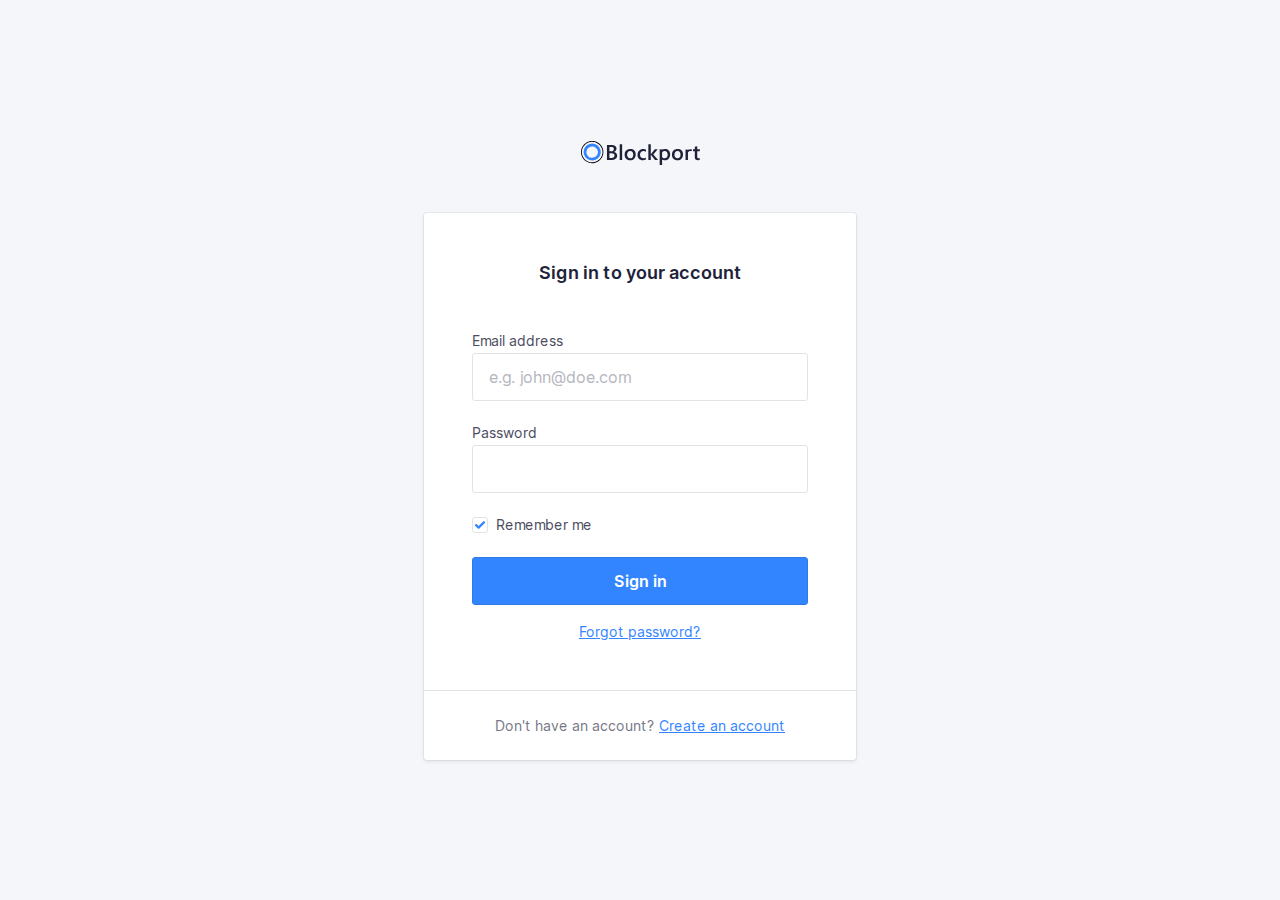
<file: index.html>
<!doctype html>
<html lang="en">

<head>
    <meta charset="utf-8">
    <meta http-equiv="x-ua-compatible" content="ie=edge">
    <title>Blockport - Sign in</title>
    <meta name="description" content="This is my HTML5 boilerplate.">
    <meta name="viewport" content="width=device-width, initial-scale=1.0">
    <meta name="theme-color" content="#e85e00">

    <link rel="icon" href="favicon.svg">
    <link rel="apple-touch-icon" href="apple-touch-icon.png">
    <link rel="manifest" href="manifest.json">

    <script defer src="script/app.js"></script>
    <link rel="stylesheet" href="css/screen.css">
</head>

<body>
    <section class="o-row o-row--login">
        <div class="o-container u-max-width-xs">
            <h1 class="c-logo">
                <svg class="c-logo__symbol" viewBox="0 0 119 24" xmlns="http://www.w3.org/2000/svg">
                    <title>Blockport</title>
                    <path class="c-logo__path c-logo__path--1" d="M25.9496128,18.9917356 L25.9496128,4.04231406 L30.7396633,4.04231406 C32.19945,4.04231406 33.3560606,4.35834712 34.2094949,4.99041321 C35.0252057,5.55089835 35.5052521,6.4769114 35.4896465,7.4598347 C35.5056187,8.25676883 35.2485893,9.03557965 34.7604209,9.6694215 C34.2511175,10.3119823 33.5500641,10.7791057 32.7570539,11.0042975 L32.7570539,11.0459504 C33.6957957,11.1207168 34.5764055,11.5260387 35.2392256,12.1884297 C35.8602694,12.8310744 36.1707912,13.6667769 36.1707912,14.6955372 C36.1979832,15.9155062 35.6268682,17.0730015 34.6382155,17.8016529 C33.6205051,18.5950413 32.3363468,18.9917356 30.7857407,18.9917356 L25.9496128,18.9917356 Z M41.1511616,18.9918689 L38.6990404,18.9918689 L38.6990404,3.18727869 L41.1511616,3.18727869 L41.1511616,18.9918689 Z M49.1105387,19.2396694 C47.4477441,19.2396694 46.1195118,18.741157 45.1258418,17.7441322 C44.1321717,16.7471074 43.6360046,15.4247934 43.6373401,13.7771901 C43.6373401,11.9841322 44.1548767,10.5838017 45.1899495,9.57619833 C46.2250223,8.56859504 47.6200337,8.06479338 49.3749832,8.06479338 C51.0591469,8.06479338 52.3720202,8.55471073 53.3136027,9.53454547 C54.2551852,10.5143802 54.7226376,11.8730579 54.7159596,13.6105785 C54.7159596,15.313719 54.2091077,16.677686 53.195404,17.7024794 C52.1817003,18.7272727 50.8200787,19.2396694 49.1105387,19.2396694 Z M64.9231145,18.4998347 C63.986548,19.011405 62.9292595,19.2667693 61.8599663,19.2396694 C60.2572727,19.2396694 58.9657689,18.7444628 57.9854545,17.7540496 C57.0051402,16.7636364 56.5136477,15.4796694 56.5109764,13.9021488 C56.5109764,12.1434711 57.0385299,10.7312397 58.0936364,9.66545453 C59.1487429,8.59966942 60.5611166,8.0661157 62.3307576,8.06479338 C63.2258904,8.04636779 64.1144193,8.22027864 64.9351347,8.57454547 L64.9351347,10.8277686 C64.2490961,10.2941313 63.4035149,10.0011171 62.5310943,9.99471073 C61.5738178,9.96365776 60.6492491,10.3415166 59.9928283,11.0320661 C59.3330526,11.7236364 59.003165,12.6287603 59.003165,13.747438 C59.003165,14.8661157 59.3136869,15.7381818 59.9347306,16.3636364 C60.5557744,17.0023141 61.3891751,17.3216529 62.4349327,17.3216529 C63.3470917,17.3090469 64.2260005,16.9806241 64.9191077,16.3933884 L64.9191077,18.4998347 L64.9231145,18.4998347 Z M77.1256229,18.9918689 L74.0304209,18.9918689 L69.8393771,13.8605902 L69.7973064,13.8605902 L69.7973064,18.9918689 L67.3451852,18.9918689 L67.3451852,3.18727869 L69.7973064,3.18727869 L69.7973064,13.2039344 L69.8393771,13.2039344 L73.7980303,8.31462295 L76.7349663,8.31462295 L72.2814815,13.4718689 L77.1256229,18.9918689 Z M118.81569,18.8747107 C118.223016,19.1343064 117.578072,19.2557712 116.930522,19.2297521 C114.839007,19.2297521 113.793249,18.2380165 113.793249,16.2545455 L113.793249,10.2128926 L111.990219,10.2128926 L111.990219,8.31669423 L113.793249,8.31669423 L113.793249,5.84528927 L116.235354,5.15702479 L116.235354,8.31669423 L118.81569,8.31669423 L118.81569,10.2128926 L116.235354,10.2128926 L116.235354,15.5504132 C116.235354,16.1824793 116.351549,16.6340496 116.583939,16.905124 C116.81633,17.1761983 117.202312,17.3084298 117.741886,17.3018182 C118.130518,17.3099664 118.50999,17.1844984 118.81569,16.9467769 L118.81569,18.8647934 L118.81569,18.8747107 Z M109.678333,8.12826445 C110.052664,8.12904551 110.426384,8.1582218 110.796212,8.21553718 L110.796212,10.2961983 C110.392833,10.129817 109.958979,10.0480952 109.522071,10.0561983 C108.65244,10.0185786 107.815007,10.3854441 107.258266,11.0479339 C107.143588,11.1960713 107.043624,11.3548242 106.959764,11.5219835 L106.959764,18.9917356 L104.519663,18.9917356 L104.519663,8.37818184 L106.959764,8.66776859 L106.959764,8.67768594 C107.814579,8.30025824 108.742499,8.11272598 109.678333,8.12826445 Z M96.4320707,19.2396694 C94.7692761,19.2396694 93.4410438,18.741157 92.4473737,17.7441322 C91.4537037,16.7471074 90.9575366,15.4247934 90.9588721,13.7771901 C90.9588721,11.9841322 91.4764087,10.5838017 92.5114815,9.57619833 C93.5465543,8.56859504 94.9415657,8.06479338 96.6965152,8.06479338 C98.3806789,8.06479338 99.6935522,8.55471073 100.635135,9.53454547 C101.576717,10.5143802 102.04417,11.8730579 102.037492,13.6105785 C102.037492,15.313719 101.53064,16.677686 100.516936,17.7024794 C99.5032323,18.7272727 98.1416107,19.2396694 96.4320707,19.2396694 Z M87.7494781,9.53454547 C88.6883893,10.5157025 89.1578451,11.873719 89.1578451,13.608595 C89.1591806,15.3117355 88.6523287,16.6757025 87.6372896,17.7004959 C86.6222504,18.7252892 85.258625,19.2376859 83.5464141,19.2376859 C82.7065422,19.2489838 81.8737089,19.0847473 81.1023064,18.7557025 L81.1023064,23.8968595 L78.6622054,23.8968595 L78.6622054,8.31471073 L81.1023064,8.60429752 C81.9552279,8.23296681 82.8792553,8.04891403 83.8108586,8.06479338 C85.5017003,8.06479338 86.8145736,8.55471073 87.7494781,9.53454547 Z M96.5422559,9.99471073 C95.6726247,9.95709108 94.8351921,10.3239565 94.2784512,10.9864463 C93.7241864,11.6476033 93.4470539,12.5580165 93.4470539,13.7176859 C93.4470539,14.8363636 93.7275253,15.7170248 94.288468,16.3596694 C94.8529651,17.0028668 95.6823515,17.3568733 96.5422559,17.3216529 C97.5038721,17.3216529 98.2424466,17.0056198 98.7579798,16.3735537 C99.273513,15.7414876 99.5366216,14.8416529 99.5473064,13.6740496 C99.5473064,12.4998347 99.28954,11.5927273 98.7740067,10.9527273 C98.2584735,10.3127273 97.5145568,9.99338845 96.5422559,9.99471073 Z M28.4438047,6.03570248 L28.4438047,10.286281 L30.0645286,10.286281 C30.9353255,10.286281 31.6178058,10.0833058 32.1119697,9.67735538 C32.6061335,9.27140494 32.8532155,8.69619836 32.8532155,7.95173555 C32.8532155,6.67305785 31.9897643,6.03371902 30.262862,6.03371902 L28.4418013,6.03371902 L28.4438047,6.03570248 Z M28.4438047,12.2796694 L28.4438047,17.0082644 L30.5813973,17.0082644 C31.5163019,17.0082644 32.237514,16.7947108 32.7450337,16.3676033 C33.2602043,15.9259125 33.5416601,15.2742418 33.5083165,14.6003306 C33.5083165,13.0505785 32.4238271,12.2757025 30.2548485,12.2757025 L28.4518182,12.2757025 L28.4438047,12.2796694 Z M49.226734,9.99471073 C48.3571028,9.95709108 47.5196702,10.3239565 46.9629293,10.9864463 C46.4086646,11.6476033 46.131532,12.5580165 46.131532,13.7176859 C46.131532,14.8363636 46.4120034,15.7170248 46.9729461,16.3596694 C47.5370578,17.0036033 48.3664998,17.3583638 49.226734,17.3236364 C50.1883502,17.3236364 50.9269247,17.0076033 51.4424579,16.3755372 C51.9579912,15.7434711 52.2157576,14.8436364 52.2157576,13.6760331 C52.2157576,12.5018182 51.9579912,11.5947107 51.4424579,10.9547107 C50.9269247,10.3147108 50.1883502,9.99471073 49.226734,9.99471073 Z M85.8803367,16.3735537 C86.3958699,15.738843 86.6543043,14.8390083 86.6556397,13.6740496 C86.6556397,12.4985124 86.3978733,11.591405 85.8823401,10.9527273 C85.3668068,10.3140496 84.6282323,9.99471073 83.6666162,9.99471073 C82.796985,9.95709108 81.9595523,10.3239565 81.4028114,10.9864463 C81.2895823,11.124335 81.1896456,11.2724196 81.1043098,11.4287603 L81.1043098,15.9153719 C81.6149937,16.8312057 82.6094895,17.3774459 83.6646128,17.3216529 C84.626229,17.3216529 85.3648035,17.0056198 85.8803367,16.3735537 Z">
                    </path>
                    <path class="c-logo__path c-logo__path--2" d="M11.1988215,19.5867769 C7.72899435,19.5891833 4.59940205,17.5218316 3.26949789,14.3488101 C1.93959376,11.1757885 2.67130845,7.5220381 5.12341434,5.09144786 C7.57552021,2.66085764 11.2650639,1.93214337 14.4714645,3.24513351 C17.6778651,4.55812363 19.7696074,7.65421885 19.771229,11.0895868 C19.7679239,15.7772288 15.9334776,19.5780304 11.1988215,19.5867769 Z M11.1988215,5.38314051 C8.86509736,5.38073339 6.75988968,6.77093308 5.86550131,8.90506387 C4.97111293,11.0391947 5.46382249,13.496632 7.11372873,15.1307206 C8.76363496,16.7648092 11.2455511,17.2534798 13.4013998,16.3687158 C15.5572486,15.4839518 16.962125,13.4001349 16.9605051,11.0895868 C16.9572,7.93949107 14.3805102,5.38572999 11.1988215,5.37917355 L11.1988215,5.38314051 Z">
                    </path>
                    <path class="c-logo__path c-logo__path--3" d="M21.2917845,15.8796694 C21.3118182,15.8380165 21.3358586,15.8023141 21.3558923,15.7606612 C22.6443671,13.0744887 22.7786498,9.98607785 21.7280964,7.20021549 C20.6775431,4.41435317 18.5317957,2.16875244 15.7805219,0.975867769 L15.7805219,0.96 C15.6683333,0.910413222 15.5541414,0.874710744 15.4419529,0.82909091 C15.2937037,0.767603308 15.1434512,0.710082645 14.9931987,0.656528927 C14.792862,0.583140496 14.5925253,0.517685949 14.378165,0.458181816 C14.2319192,0.414545453 14.0856734,0.374876033 13.9394276,0.337190082 C13.7203928,0.281652893 13.501358,0.23338843 13.2823232,0.192396694 C13.1480976,0.16661157 13.0138721,0.144793388 12.8816498,0.124958678 C12.6546016,0.0905785125 12.4275533,0.0634710744 12.2005051,0.0436363637 C12.0762963,0.0337190082 11.9500842,0.0238016529 11.8258754,0.0178512397 C11.5881425,0.00462809917 11.3510774,-0.000661157024 11.1146801,0.00198347107 C10.988468,0.00198347107 10.8622559,0.00198347107 10.7380471,0.0119008265 C10.5076599,0.0218181818 10.2792761,0.0376859504 10.0528956,0.0614876034 C9.9146633,0.0753719009 9.77843434,0.0932231406 9.64220539,0.113057851 C9.44186869,0.142809918 9.22350168,0.176528926 9.01715488,0.218181818 C8.86089226,0.249917356 8.70462963,0.283636364 8.548367,0.321322314 C8.39210438,0.359008265 8.18575758,0.412561983 8.00745791,0.466115701 C7.82915825,0.519669423 7.65286195,0.577190081 7.47656566,0.638677688 C7.30026936,0.70016529 7.17405724,0.747768594 7.02580808,0.807272727 C6.82547138,0.884628098 6.63715488,0.969917355 6.44483165,1.05719008 C6.31861953,1.11471074 6.19441077,1.17421488 6.07220539,1.23768595 C5.87186869,1.34082644 5.67153199,1.45190082 5.47119529,1.56694215 C5.36301347,1.63041322 5.25683502,1.69586777 5.15065657,1.76528926 C4.95165543,1.89752066 4.75666107,2.02975207 4.5656734,2.16198347 C4.46416949,2.23603306 4.36400114,2.31140496 4.26516835,2.38809918 C4.07952302,2.52958678 3.89721661,2.67834711 3.71824916,2.83438017 C3.61607744,2.92363636 3.51791246,3.0168595 3.41774411,3.11008265 C3.25747475,3.26347108 3.10121212,3.42214876 2.94895623,3.5861157 C2.84678451,3.69719008 2.74861953,3.81024794 2.64845118,3.92528926 C2.51021886,4.08793389 2.37599327,4.25454547 2.24777778,4.42512397 C2.15161616,4.55206611 2.05946128,4.68099175 1.96930976,4.82181816 C1.90119529,4.92099175 1.82506734,5.0201653 1.75895623,5.11537188 C1.69284512,5.2105785 1.65878788,5.29190081 1.60670034,5.37917355 C1.53457912,5.49818184 1.46446128,5.61917355 1.40636364,5.74214876 C1.28415825,5.96231406 1.16796296,6.18446282 1.06178451,6.40859504 C1.02372054,6.44826445 0.995673401,6.49586778 0.981649832,6.54148761 C0.967626263,6.58710744 0.939579125,6.65454547 0.915538721,6.71008265 C0.808692479,6.95471075 0.711863077,7.20132232 0.625050505,7.44991735 C0.588989899,7.55438018 0.55426487,7.65884298 0.520875421,7.76330577 C0.444747475,8.00528927 0.377968575,8.24793388 0.320538721,8.49123966 C0.291156005,8.61157023 0.263776655,8.73190084 0.238400673,8.85223141 C0.191655443,9.07966942 0.152255892,9.30710742 0.12020202,9.53454547 C0.10016835,9.67338842 0.0821380471,9.81024795 0.0681144781,9.9490909 C0.0460774411,10.1613223 0.0320538721,10.3715703 0.022037037,10.5838017 C0.022037037,10.7365289 0.010016835,10.8872727 0.010016835,11.04 C0.010016835,11.2383471 0.010016835,11.4366942 0.026043771,11.6350413 C0.026043771,11.7917356 0.0440740741,11.9484297 0.0580976431,12.105124 C0.0761279461,12.3034711 0.104175084,12.5018182 0.132222222,12.7001653 C0.146245791,12.8429752 0.18030303,13.0036364 0.2003367,13.1543802 C0.238400673,13.3527273 0.286481481,13.5510744 0.336565657,13.7494215 C0.380639731,13.8961983 0.406683502,14.0330579 0.446750842,14.1758678 C0.506851852,14.3742149 0.576969697,14.5844628 0.647087542,14.7867769 C0.693164983,14.9157025 0.739242424,15.0446281 0.789326599,15.1715703 C0.871464646,15.3699174 0.963619529,15.5801653 1.05777778,15.7804959 C1.11387205,15.8995041 1.16996633,16.0185124 1.23006734,16.1355372 C1.33223906,16.3338843 1.44242424,16.5322314 1.55461279,16.7166942 C1.62473064,16.8357025 1.69484848,16.9527273 1.76897306,17.0677686 C1.88316498,17.2442975 2.00537037,17.4168595 2.12957912,17.587438 C2.21973064,17.7123967 2.31188552,17.8353719 2.40804714,17.9563636 C2.50420875,18.0773554 2.65646465,18.2519008 2.78468013,18.3966942 C2.91289562,18.5414876 3.02308081,18.6644628 3.14929293,18.7933884 C3.27550505,18.9223141 3.3876936,19.027438 3.51190236,19.1424794 C3.63611111,19.2575206 3.81841751,19.4241322 3.98069024,19.5590082 C4.09287879,19.6522314 4.20907407,19.7434711 4.32727273,19.8327273 C4.50957912,19.9735537 4.69388889,20.1084297 4.88621212,20.2294215 C4.9362963,20.2631405 4.98037037,20.3008265 5.03045455,20.3345455 C7.52290169,21.989742 10.5859073,22.5756212 13.5217147,21.9587191 C16.4575222,21.3418171 19.0161165,19.5746694 20.6146465,17.0598347 L20.6266667,17.0598347 C20.6647306,17.0003306 20.6947811,16.9368595 20.7328451,16.8753719 C20.8149832,16.7424794 20.8911111,16.6036364 20.9692424,16.4647934 C21.0854377,16.2763636 21.1936195,16.08 21.2917845,15.8796694 Z M6.96771044,20.4198347 C6.40765296,20.1694737 5.87129224,19.8701033 5.36501684,19.5252893 C5.18671717,19.4042975 5.01442761,19.2773554 4.84614478,19.1464463 C4.73996633,19.065124 4.63378788,18.9818182 4.53161616,18.8965289 C4.38136364,18.7715703 4.23912458,18.6406612 4.09888889,18.5097521 C3.9586532,18.378843 3.87451178,18.2995041 3.76632997,18.1884297 C3.65814815,18.0773554 3.53794613,17.9444628 3.42976431,17.8214876 C3.32158249,17.6985124 3.19737374,17.5557025 3.08718855,17.4247934 C2.97700337,17.2938843 2.91489899,17.1986777 2.83075758,17.0836364 C2.71656566,16.9249587 2.60237374,16.766281 2.49819865,16.6036364 C2.43008418,16.4965289 2.36597643,16.3894215 2.29786195,16.2803306 C2.19368687,16.1038017 2.09752525,15.9252893 1.9973569,15.7447934 C1.94126263,15.6376859 1.89117845,15.528595 1.83909091,15.4195041 C1.7609596,15.2231405 1.67681818,15.0386777 1.60069024,14.8482644 C1.55461279,14.7332231 1.51454545,14.6161983 1.47247475,14.501157 C1.40436027,14.3127273 1.34025253,14.1242975 1.28415825,13.9319008 C1.24609428,13.8029752 1.2140404,13.6760331 1.18198653,13.5490909 C1.13590909,13.3626446 1.09183502,13.1761983 1.05577441,12.9897521 C1.02973064,12.8429752 1.0076936,12.7140496 0.981649832,12.5771901 C0.953602694,12.3927273 0.92956229,12.2082644 0.911531987,12.0218182 C0.897508418,11.8809918 0.889494949,11.7401653 0.881481481,11.5993388 C0.881481481,11.4109091 0.865454545,11.2224794 0.865454545,11.0340496 C0.865454545,10.8971901 0.865454545,10.7603306 0.877474747,10.6254545 C0.877474747,10.4271074 0.899511785,10.2287603 0.919545455,10.0304132 C0.931565657,9.90743803 0.94959596,9.78247936 0.965622896,9.65950414 C0.995673401,9.44528927 1.03173401,9.23107436 1.07580808,9.01884299 C1.09784512,8.91173555 1.12188552,8.80462812 1.14792929,8.69950414 C1.20402357,8.47074382 1.27080247,8.24330577 1.34826599,8.01719009 C1.37764871,7.9246281 1.408367,7.83206612 1.44042088,7.73950414 C1.52189113,7.50545453 1.61204265,7.2740496 1.71087542,7.04528927 C1.75094276,6.95206611 1.7910101,6.86082645 1.83508418,6.76958679 C1.93525253,6.55537188 2.03542088,6.3490909 2.15762626,6.14479338 C2.21973064,6.03570248 2.27983165,5.92661158 2.34594276,5.81752064 C2.45412458,5.63900825 2.5683165,5.46644628 2.68651515,5.29586778 C2.7686532,5.17685949 2.85279461,5.0598347 2.93893939,4.94479338 C3.06047699,4.7847934 3.18602133,4.62876031 3.31557239,4.47669423 C3.40505612,4.36826447 3.49520763,4.26710742 3.58602694,4.17322312 C3.73026936,4.01983471 3.87718294,3.86842975 4.02676768,3.71900826 C4.11491582,3.63438017 4.20506734,3.55173554 4.29722222,3.47107438 C4.46016275,3.32694215 4.62710998,3.18809917 4.79806397,3.05454545 C4.88754769,2.98446281 4.978367,2.91834711 5.07052189,2.85619835 C5.24815375,2.72396694 5.42912458,2.60099173 5.61343434,2.48727273 C5.71093152,2.42512397 5.80909651,2.36561983 5.90792929,2.30876033 C6.09090349,2.20165289 6.27654882,2.09983471 6.46486532,2.00330579 C6.57705387,1.94644628 6.69057799,1.89157025 6.80543771,1.83867769 C6.98306957,1.75669422 7.16203704,1.67933884 7.34234007,1.60661157 C7.47589785,1.55239669 7.61413018,1.50082645 7.75703704,1.45190082 C7.91864196,1.39504132 8.08225029,1.34214876 8.24786195,1.29322314 C8.41347361,1.24429752 8.57975307,1.2 8.74670034,1.16033058 C8.8896072,1.12595041 9.03318182,1.09421488 9.17742424,1.06512397 C9.36841191,1.02677686 9.56073514,0.994380165 9.75439394,0.967933885 C9.87993826,0.950743802 10.0061504,0.934876033 10.1330303,0.920330577 C10.3440516,0.899173554 10.5557407,0.883966942 10.7680976,0.874710744 L11.1126768,0.874710744 C11.3317116,0.874710744 11.5514141,0.880000001 11.7717845,0.890578513 L12.1143603,0.914380167 C12.3307239,0.932892563 12.5464197,0.958677687 12.7614478,0.991735538 C12.8829854,1.01024793 13.004523,1.0307438 13.1260606,1.05322314 C13.330404,1.09157025 13.5347475,1.13652893 13.7390909,1.18809918 C13.8713131,1.22181818 14.0035354,1.25752066 14.1397643,1.29719008 C14.3320875,1.35404959 14.523743,1.41619835 14.7147306,1.48363636 C14.8509596,1.53322314 14.9851852,1.58479339 15.115404,1.64033058 C17.755199,2.69780719 19.8336285,4.79210648 20.8551251,7.42387715 C21.8766218,10.0556478 21.7496417,12.9890377 20.5044613,15.5246281 C20.4123064,15.7229752 20.3041246,15.8975206 20.207963,16.08 C20.1378451,16.2029752 20.0697306,16.3279339 19.9956061,16.4489256 C17.2731751,20.8198837 11.7011151,22.517402 6.96771044,20.4178512 L6.96771044,20.4198347 Z">
                    </path>
                </svg>
            </h1>
            <form class="c-card" action="#">
                <div class="c-card__body">
                    <h2 class="c-card__title">
                        Sign in to your account
                    </h2>
                    <p class="c-form-field">
                        <label class="c-label" for="username">
                            Email address
                        </label>
                        <input class="c-input" type="email" name="username" id="username" placeholder="e.g. john@doe.com" required>
                    </p>
                    <p class="c-form-field">
                        <label class="c-label" for="password">
                            Password
                        </label>
                        <input class="c-input" type="password" name="password" id="password" required>
                    </p>
                    <p class="c-form-field c-form-field--option">
                        <input class="o-hide-accessible c-option c-option--hidden" type="checkbox" id="checkbox1" checked>
                                <label class="c-label c-label--option c-custom-option" for="checkbox1">
                                    <span class="c-custom-option__fake-input c-custom-option__fake-input--checkbox">
                                        <svg class="c-custom-option__symbol" xmlns="http://www.w3.org/2000/svg" viewBox="0 0 9 6.75">
                                            <path d="M4.75,9.5a1,1,0,0,1-.707-.293l-2.25-2.25A1,1,0,1,1,3.207,5.543L4.75,7.086,8.793,3.043a1,1,0,0,1,1.414,1.414l-4.75,4.75A1,1,0,0,1,4.75,9.5" transform="translate(-1.5 -2.75)" />
                                        </svg>
                                    </span>
                                    Remember me
                                </label>
                    </p>
                    <p class="u-mb-md">
                        <!-- Input type button
                                <input type="submit" class="o-button-reset c-button" value="Sign in"/>
                            -->
                        <!-- Button -->
                        <button type="submit" class="o-button-reset c-button">Sign in</button>
                    </p>
                    <p class="u-text-sm u-align-text-center">
                        <a href="#!">
                            Forgot password?
                        </a>
                    </p>
                </div>
                <div class="c-card__footer">
                    <p class="u-align-text-center u-text-sm u-color-neutral-600">
                        Don't have an account? <a href="#">Create an account</a>
                    </p>
                </div>
            </form>

        </div>
    </section>
</body>

</html>
</file>
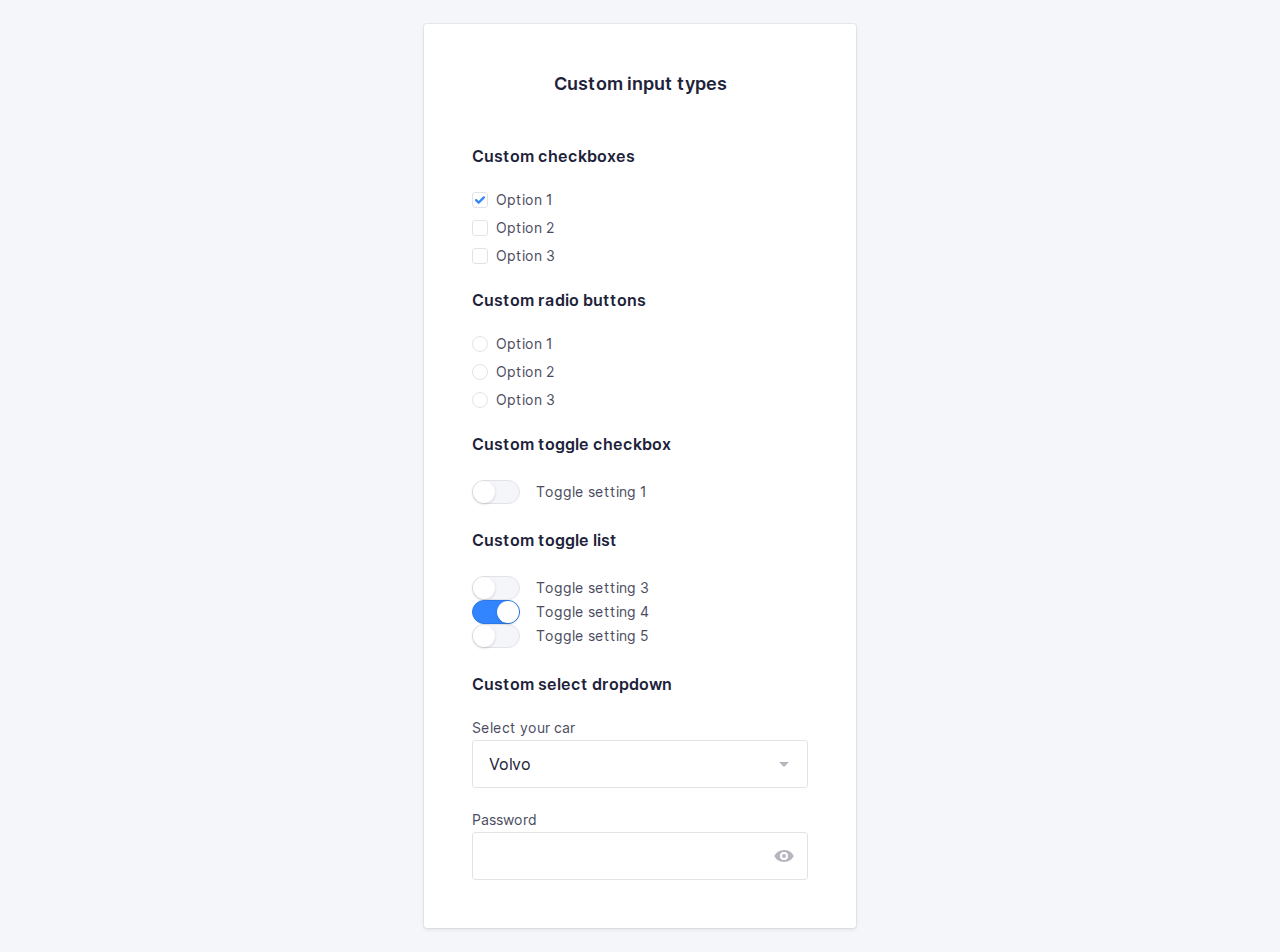
<file: inputs.html>
<!doctype html>
<html lang="en">

<head>
    <meta charset="utf-8">
    <meta http-equiv="x-ua-compatible" content="ie=edge">
    <title>Blockport - Sign in</title>
    <meta name="description" content="This is my HTML5 boilerplate.">
    <meta name="viewport" content="width=device-width, initial-scale=1.0">
    <meta name="theme-color" content="#e85e00">

    <link rel="icon" href="favicon.svg">
    <link rel="apple-touch-icon" href="apple-touch-icon.png">
    <link rel="manifest" href="manifest.json">

    <script defer src="script/app.js"></script>
    <link rel="stylesheet" href="css/screen.css">
</head>

<body>
    <section class="o-row o-row--lg o-row--login o-row--beta">
        <div class="o-container u-max-width-xs">
            <form class="c-card" action="#">
                <div class="c-card__body">
                    <h2 class="c-card__title">
                        Custom input types
                    </h2>
                    <div class="o-section">
                        <!-- Custom checkboxes -->
                        <h5>
                            Custom checkboxes
                        </h5>
                        <ul class="o-list c-option-list">
                            <li class="c-form-field c-form-field--option c-option-list__item">
                                <input class="o-hide-accessible c-option c-option--hidden" type="checkbox" id="checkbox1" checked>
                                <label class="c-label c-label--option c-custom-option" for="checkbox1">
                                    <span class="c-custom-option__fake-input c-custom-option__fake-input--checkbox">
                                        <svg class="c-custom-option__symbol" xmlns="http://www.w3.org/2000/svg" viewBox="0 0 9 6.75">
                                            <path d="M4.75,9.5a1,1,0,0,1-.707-.293l-2.25-2.25A1,1,0,1,1,3.207,5.543L4.75,7.086,8.793,3.043a1,1,0,0,1,1.414,1.414l-4.75,4.75A1,1,0,0,1,4.75,9.5" transform="translate(-1.5 -2.75)" />
                                        </svg>
                                    </span>
                                    Option 1
                                </label>
                            </li>
                            <li class="c-form-field c-form-field--option c-option-list__item">
                                <input class="o-hide-accessible c-option c-option--hidden" type="checkbox" id="checkbox2">
                                <label class="c-label c-label--option c-custom-option" for="checkbox2">
                                    <span class="c-custom-option__fake-input c-custom-option__fake-input--checkbox">
                                        <svg class="c-custom-option__symbol" xmlns="http://www.w3.org/2000/svg" viewBox="0 0 9 6.75">
                                            <path d="M4.75,9.5a1,1,0,0,1-.707-.293l-2.25-2.25A1,1,0,1,1,3.207,5.543L4.75,7.086,8.793,3.043a1,1,0,0,1,1.414,1.414l-4.75,4.75A1,1,0,0,1,4.75,9.5" transform="translate(-1.5 -2.75)" />
                                        </svg>
                                    </span>
                                    Option 2
                                </label>
                            </li>
                            <li class="c-form-field c-form-field--option c-option-list__item">
                                <input class="o-hide-accessible c-option c-option--hidden" type="checkbox" id="checkbox3">
                                <label class="c-label c-label--option c-custom-option" for="checkbox3">
                                    <span class="c-custom-option__fake-input c-custom-option__fake-input--checkbox">
                                        <svg class="c-custom-option__symbol" xmlns="http://www.w3.org/2000/svg" viewBox="0 0 9 6.75">
                                            <path d="M4.75,9.5a1,1,0,0,1-.707-.293l-2.25-2.25A1,1,0,1,1,3.207,5.543L4.75,7.086,8.793,3.043a1,1,0,0,1,1.414,1.414l-4.75,4.75A1,1,0,0,1,4.75,9.5" transform="translate(-1.5 -2.75)" />
                                        </svg>
                                    </span>
                                    Option 3
                                </label>
                            </li>
                        </ul>
                    </div>
                    <div class="o-section">
                        <!-- Custom radio buttons -->
                        <h5>
                            Custom radio buttons
                        </h5>
                        <ul class="o-list c-option-list">
                            <li class="c-form-field c-form-field--option c-option-list__item">
                                <input class="o-hide-accessible c-option c-option--hidden" type="radio" name="radios" id="radio1">
                                <label class="c-label c-label--option c-custom-option" for="radio1">
                                    <span class="c-custom-option__fake-input c-custom-option__fake-input--radio">
                                        <span class="c-custom-option__symbol"></span>
                                    </span>
                                    Option 1
                                </label>
                            </li>
                            <li class="c-form-field c-form-field--option c-option-list__item">
                                <input class="o-hide-accessible c-option c-option--hidden" type="radio" name="radios" id="radio2">
                                <label class="c-label c-label--option c-custom-option" for="radio2">
                                    <span class="c-custom-option__fake-input c-custom-option__fake-input--radio">
                                        <span class="c-custom-option__symbol"></span>
                                    </span>
                                    Option 2
                                </label>
                            </li>
                            <li class="c-form-field c-form-field--option c-option-list__item">
                                <input class="o-hide-accessible c-option c-option--hidden" type="radio" name="radios" id="radio3">
                                <label class="c-label c-label--option c-custom-option" for="radio3">
                                    <span class="c-custom-option__fake-input c-custom-option__fake-input--radio">
                                        <span class="c-custom-option__symbol"></span>
                                    </span>
                                    Option 3
                                </label>
                            </li>
                        </ul>
                    </div>
                    <div class="o-section">
                        <!-- Custom toggle checkboxes -->
                        <h5>
                            Custom toggle checkbox
                        </h5>
                        <p>
                            <input class="o-hide-accessible c-option c-option--hidden" type="checkbox" id="toggle1">
                            <label class="c-label c-label--option c-custom-toggle" for="toggle1">
                                <span class="c-custom-toggle__fake-input">
                                </span>
                                Toggle setting 1
                            </label>
                        </p>
                    </div>
                    <div class="o-section">
                        <h5>
                            Custom toggle list
                        </h5>
                        <ul class="o-list c-custom-toggle-list">
                            <li class="c-custom-toggle-list__item">
                                <input class="o-hide-accessible c-option c-option--hidden" type="checkbox" id="toggle3">
                                <label class="c-label c-label--option c-custom-toggle c-custom-toggle--inverted" for="toggle3">
                                    <span class="c-custom-toggle__fake-input">
                                    </span>
                                    Toggle setting 3
                                </label>
                            </li>
                            <li class="c-custom-toggle-list__item">
                                <input class="o-hide-accessible c-option c-option--hidden" type="checkbox" id="toggle4" checked>
                                <label class="c-label c-label--option c-custom-toggle c-custom-toggle--inverted" for="toggle4">
                                    <span class="c-custom-toggle__fake-input">
                                    </span>
                                    Toggle setting 4
                                </label>
                            </li>
                            <li class="c-custom-toggle-list__item">
                                <input class="o-hide-accessible c-option c-option--hidden" type="checkbox" id="toggle5">
                                <label class="c-label c-label--option c-custom-toggle c-custom-toggle--inverted" for="toggle5">
                                    <span class="c-custom-toggle__fake-input">
                                    </span>
                                    Toggle setting 5
                                </label>
                            </li>
                        </ul>
                    </div>
                    <div class="o-section">
                        <!-- Custom select -->
                        <h5>
                            Custom select dropdown
                        </h5>
                        <p class="c-form-field">
                            <label class="c-label" for="select1">
                                Select your car
                            </label>
                            <span class="c-custom-select">
                                <select class="c-input c-custom-select__input" class="" name="select1" id="select1">
                                    <option value="volvo">Volvo</option>
                                    <option value="saab">Saab</option>
                                    <option value="mercedes">Mercedes</option>
                                    <option value="audi">Audi</option>
                                </select>
                                <svg class="c-custom-select__symbol" xmlns="http://www.w3.org/2000/svg" viewBox="0 0 24 24">
                                    <path d="M7,10l5,5,5-5Z" />
                                </svg>
                            </span>
                        </p>
                    </div>
                    <p class="c-form-field">
                        <label class="c-label" for="password">
                            Password
                        </label>
                        <span class="c-password-toggle-container">
                            <input class="c-input c-input--password-with-toggle js-password-input" type="password" name="password" id="password" required />
                            <!-- Password toggle -->
                            <span class="c-password-toggle">
                                <input id="togglePasswordCheckbox" type="checkbox" class="o-hide-accessible c-password-toggle__checkbox js-password-toggle-checkbox" tabindex="-1" />
                                <label class="c-password-toggle__label" for="togglePasswordCheckbox">
                                    <svg class="c-password-toggle__symbol c-password-toggle__symbol--show" xmlns="http://www.w3.org/2000/svg" viewBox="0 0 20 20">
                                        <path d="M6.4,133.876a11,11,0,0,1,19.571-.061l.029.061a11,11,0,0,1-19.571.061l-.029-.061Zm9.8,4a4,4,0,1,0,0-8h0a4,4,0,0,0,0,8Zm0-2a2,2,0,0,1,0-4h0a2,2,0,1,1,0,4Z" transform="translate(-6.2 -123.876)" />
                                    </svg>
                                    <svg class="c-password-toggle__symbol c-password-toggle__symbol--hide" xmlns="http://www.w3.org/2000/svg" viewBox="0 0 20 20">
                                        <path d="M19.009,73.18l-1.77,1.78a3.908,3.908,0,0,0-1.037-.137,4,4,0,0,0-3.857,5.065l-.007-.028-2.76,2.75A11.106,11.106,0,0,1,6.4,78.82,11.014,11.014,0,0,1,19.076,73.2L19,73.18Zm3.8,1.85a11.163,11.163,0,0,1,3.2,3.79,11.014,11.014,0,0,1-12.7,5.622l.077.018,1.77-1.78a3.907,3.907,0,0,0,1.037.137,4,4,0,0,0,3.857-5.065l.007.028,2.76-2.75Zm-.25-3.99,1.42,1.42L9.839,86.6l-1.42-1.42Z" transform="translate(-6.199 -68.82)" />
                                    </svg>
                                    <span class="o-hide-accessible">Show password</span>
                                </label>
                            </span>
                        </span>
                    </p>
                </div>
            </form>
        </div>
    </section>
</body>

</html>
</file>
<file: css/screen.css>
/*------------------------------------*\
#FONTS
\*------------------------------------*/

@font-face {
  font-family: 'Inter Web';
  font-weight: 400;
  src: url('../fonts/Inter-Regular.woff2') format('woff2');
}

@font-face {
  font-family: 'Inter Web';
  font-weight: 600;
  src: url('../fonts/Inter-SemiBold.woff2') format('woff2');
}

/*---------------------------------------/*
 # SETTINGS
/*---------------------------------------*/

:root {
  /* colors */
  --global-color-primary-h: 216deg;
  --global-color-primary-s: 100%;
  --global-color-primary-l: 60%;
  --global-color-primary-500-hsl: var(--global-color-primary-h) var(--global-color-primary-s) var(--global-color-primary-l);
  --global-color-primary-500: hsl(var(--global-color-primary-500-hsl));
  --global-color-primary-400: hsl(var(--global-color-primary-h) 100% 65%);
  --global-color-primary-600: hsl(var(--global-color-primary-h) 80% 55%);
  --global-color-primary-700: hsl(var(--global-color-primary-h) 65% 35%);
  --global-color-primary-500-alpha-75: hsl(var(--global-color-primary-500-hsl) / 0.75);
  --global-color-primary-500-alpha-30: hsl(var(--global-color-primary-500-hsl) / 0.3);

  --global-color-neutral-050: #f5f6fa;
  --global-color-neutral-100: #e2e3e7;
  --global-color-neutral-200: #caccd4;
  --global-color-neutral-300: #b5b6c0;
  --global-color-neutral-400: #a0a1ad;
  --global-color-neutral-500: #8b8c9a;
  --global-color-neutral-600: #757787;
  --global-color-neutral-700: #606274;
  --global-color-neutral-800: #4b4c60;
  --global-color-neutral-900: #35374d;
  --global-color-neutral-950: #20223a;

  /* border stuff */
  --global-borderRadius: 3px;
  --global-borderWidth: 1px;

  /* global input variables */
  --global-input-borderWidth: var(--global-borderWidth);
  --global-input-backgroundColor: White;
  --global-input-color: var(--global-color-neutral-950);
  --global-input-borderColor: var(--global-color-neutral-100);
  --global-input-hover-borderColor: var(--global-color-neutral-200);
  --global-input-focus-borderColor: var(--global-color-primary-500);
  --global-input-focus-boxShadow: 0 0 0 3px var(--global-color-primary-500-alpha-30);

  /* transitions */
  --global-transitionTiming-alpha: 0.1s ease-out;
  --global-input-transition: opacity 0.1s ease-in-out, transform 0.1s ease-in-out;

  /* Baseline settings */
  --global-baseline: 0.5rem;
  --global-whitespace: calc(var(--global-baseline) * 3);
  /* = 24px */

  --global-whitespace-xs: calc(var(--global-baseline) / 2);
  /* = 4px */
  --global-whitespace-sm: calc(var(--global-baseline) * 1);
  /*  = 8px */
  --global-whitespace-md: calc(var(--global-baseline) * 2);
  /*  = 16px */
  --global-whitespace-lg: calc(var(--global-baseline) * 4);
  /*  = 32px */
  --global-whitespace-xl: calc(var(--global-whitespace) * 2);
  /*  = 48px */
  --global-whitespace-xxl: calc(var(--global-whitespace) * 3);
  /*  = 72px */

  --global-page-color: var(--global-color-neutral-950);
  --global-page-backgroundColor: var(--global-color-neutral-050);
}

/*---------------------------------------/*
 # GENERIC
/*---------------------------------------*/

*,
*:before,
*:after {
  box-sizing: inherit;
  padding: 0;
  margin: 0;
  font-size: 100%;
  font-weight: normal;
}

img {
  display: block;
  max-width: 100%;
}

/*---------------------------------------/*
 # ELEMENTS
/*---------------------------------------*/
/*
    Elements: Page
    ---
    Default markup for page level elements
*/

html {
  line-height: 1.5;
  font-family: 'Inter Web', Helvetica, arial, sans-serif;
  color: var(--global-page-color);
  background-color: var(--global-page-backgroundColor);
  box-sizing: border-box;
  -webkit-font-smoothing: antialiased;
  -moz-osx-font-smoothing: grayscale;
}

@media (prefers-color-scheme: dark) {
  :root {
    --global-page-color: white;
    --global-page-backgroundColor: var(--global-color-neutral-950);
  }

  .c-logo {
    --logo__path--1--fill: White;
    --logo__path--2--fill: var(--logo__path--1--fill);
    --logo__path--3--fill: var(--logo__path--1--fill);
  }

  .c-card {
    --global-card-color: var(--global-color-neutral-900);
  }

  .c-label {
    --global-label-color: var(--global-color-neutral-300);
  }

  .c-input {
    --global-inputfield-color: var(--global-color-neutral-950);
    --global-input-hover-borderColor: var(--global-color-neutral-800);
    --global-input-text-color: white;
  }

  .c-card__footer {
    --global-footer-border-color: var(--global-color-neutral-950);
  }

  .c-custom-option__fake-input {
    --global-fake-input-borderColor: var(--global-color-neutral-950);
    --global-input-hover-borderColor: var(--global-color-neutral-800);
    background-color: var(--global-color-neutral-950);
  }
}

/*
    Customize the background color and color to match your design.
*/

::selection {
  background: var(--global-color-primary-500);
  color: white;
}

/*
    Elements: typography
    ---
    Default markup for typographic elements
*/

h1,
h2,
h3 {
  font-weight: 700;
}

h1 {
  font-size: 2.25rem;
  line-height: calc(var(--global-baseline) * 6);
  margin: 0 0 var(--global-whitespace);
}

h2 {
  font-size: 2rem;
  line-height: calc(var(--global-baseline) * 5);
  margin: 0 0 var(--global-whitespace);
}

h3 {
  font-size: 1.125rem;
  line-height: calc(var(--global-baseline) * 4);
  margin: 0 0 var(--global-whitespace);
}

h4,
h5,
h6 {
  font-size: 1rem;
  font-weight: 600;
  line-height: calc(var(--global-baseline) * 3);
  margin: 0 0 var(--global-whitespace);
}

p,
ol,
ul,
dl,
table,
address,
figure {
  margin: 0 0 var(--global-whitespace);
}

ul,
ol {
  padding-left: var(--global-whitespace);
}

li {
  & ul,
  & ol {
    margin-bottom: 0;
  }
}

blockquote {
  font-style: normal;
  font-size: 1.375rem;
  line-height: calc(var(--global-baseline) * 6);
  margin: 0 0 var(--global-whitespace);
}

blockquote * {
  font-size: inherit;
  line-height: inherit;
}

figcaption {
  font-weight: 400;
  font-size: 0.75rem;
  line-height: calc(var(--global-baseline) * 2);
  margin-top: var(--global-whitespace-xxs);
}

hr {
  border: 0;
  height: var(--global-borderWidth);
  background: LightGrey;
  margin: 0 0 var(--global-whitespace);
}

a {
  &,
  &:visited {
    transition: all var(--global-transitionTiming-alpha);
    color: var(--global-color-primary-500);
    outline-color: var(--global-link-BoxShadowColor);
    outline-width: medium;
    outline-offset: 2px;
  }

  &:hover,
  &:focus {
    color: var(--global-color-primary-400);
  }

  &:active {
    color: var(--global-color-primary-600);
  }
}

label,
input {
  display: block;
}

input::placeholder {
  color: var(--global-color-neutral-300);
}

/*------------------------------------*\
#OBJECTS
\*------------------------------------*/

/*
    Objects: Row
    ---
    Creates a horizontal row that stretches the viewport and adds padding around children
*/

.o-row {
  display: flow-root;
  position: relative;
  padding: var(--global-whitespace) var(--global-whitespace) 0;
}

.o-row--login {
  min-height: 100vh;
  display: flex;
  align-items: center;
}

/*
    Objects: Container
    ---
    Creates a horizontal container that sets de global max-width
*/

.o-container {
  margin-left: auto;
  margin-right: auto;
  max-width: 79.5em;
  /* 79.5 * 16px = 1272 */
  width: 100%;
}

/*
    Objects: Layout
    ---
    The layout object provides us with a column-style layout system. This object
    contains the basic structural elements, but classes should be complemented
    with width utilities
*/

.o-layout {
  display: flex;
  flex-wrap: wrap;
}

.o-layout__item {
  width: 100%;
}

/* gutter modifiers, these affect o-layout__item too */

.o-layout--gutter {
  margin-left: calc(var(--global-whitespace) / -2);
  margin-right: calc(var(--global-whitespace) / -2);
}

.o-layout--gutter > .o-layout__item {
  padding-left: calc(var(--global-whitespace) / 2);
  padding-right: calc(var(--global-whitespace) / 2);
}

.o-layout--gutter-s {
  margin-left: calc(var(--global-whitespace-sm) * -1);
  margin-right: calc(var(--global-whitespace-sm) * -1);
}

.o-layout--gutter-s > .o-layout__item {
  padding-left: var(--global-whitespace-sm);
  padding-right: var(--global-whitespace-sm);
}

.o-layout--gutter-l {
  margin-left: calc(var(--global-whitespace-md) * -1);
  margin-right: calc(var(--global-whitespace-md) * -1);
}

.o-layout--gutter-l > .o-layout__item {
  padding-left: var(--global-whitespace-md);
  padding-right: var(--global-whitespace-md);
}

/* reverse horizontal row modifier */

.o-layout--row-reverse {
  flex-direction: row-reverse;
}

/* Horizontal alignment modifiers*/

.o-layout--justify-start {
  justify-content: flex-start;
}

.o-layout--justify-end {
  justify-content: flex-end;
}

.o-layout--justify-center {
  justify-content: center;
}

.o-layout--justify-space-around {
  justify-content: space-around;
}

.o-layout--justify-space-evenly {
  justify-content: space-evenly;
}

.o-layout--justify-space-between {
  justify-content: space-between;
}

/* Vertical alignment modifiers */

.o-layout--align-start {
  align-items: flex-start;
}

.o-layout--align-end {
  align-items: flex-end;
}

.o-layout--align-center {
  align-items: center;
}

.o-layout--align-baseline {
  align-items: baseline;
}

/* Vertical alignment modifiers that only work if there is one than one flex item */

.o-layout--align-content-start {
  align-content: start;
}

.o-layout--align-content-end {
  align-content: end;
}

.o-layout--align-content-center {
  align-content: center;
}

.o-layout--align-content-space-around {
  align-content: space-around;
}

.o-layout--align-content-space-between {
  align-content: space-between;
}

/*
    Objects: List
    ---
    Small reusable object to remove default list styling from lists
*/

.o-list {
  list-style: none;
  padding: 0;
}

/*
    Object: Button reset
    ---
    Small button reset object
*/

.o-button-reset {
  border: none;
  margin: 0;
  padding: 0;
  width: auto;
  overflow: visible;
  background: transparent;

  /* inherit font & color from ancestor */
  color: inherit;
  font: inherit;

  /* Normalize `line-height`. Cannot be changed from `normal` in Firefox 4+. */
  line-height: normal;

  /* Corrects font smoothing for webkit */
  -webkit-font-smoothing: inherit;
  -moz-osx-font-smoothing: inherit;

  /* Corrects inability to style clickable `input` types in iOS */
  -webkit-appearance: none;
}

/*
    Object: Hide accessible
    ---
    Accessibly hide any element
*/

.o-hide-accessible {
  position: absolute;
  width: 1px;
  height: 1px;
  padding: 0;
  margin: -1px;
  overflow: hidden;
  clip: rect(0, 0, 0, 0);
  border: 0;
}

/*------------------------------------*\
#COMPONENTS
\*------------------------------------*/

/*
    Component: Logo
    ---
    Website main logo
*/

.c-logo {
  height: var(--global-whitespace);
  display: flex;
  align-items: center;
  justify-content: center;
  margin-bottom: var(--global-whitespace-xl);
}

.c-logo__symbol {
  height: 100%;
}

.c-logo__path--1 {
  fill: var(--logo__path--1--fill, var(--global-color-neutral-950));
}

.c-logo__path--2 {
  fill: var(--logo__path--2--fill, var(--global-color-primary-500));
}

.c-logo__path--3 {
  fill: var(--logo__path--3--fill, var(--global-color-alpha-primary-700));
}

/*
    Component: Card
    ---
    Card with box shadow
*/

.c-card {
  background-color: var(--global-card-color, white);
  margin-bottom: var(--global-whitespace);
  border-radius: var(--global-borderRadius);
  box-shadow: 0 0 0 var(--global-borderWidth) rgba(0, 0, 0, 0.05), 0 2px 4px rgba(0, 0, 0, 0.075);
  overflow: hidden;
}

/* Add padding to child for more flexibility */
.c-card__body,
.c-card__footer {
  padding: var(--global-whitespace);
}

.c-card__footer {
  text-align: center;
  border-top: var(--global-borderWidth) solid var(--global-footer-border-color, var(--global-color-neutral-100));
}

.c-card__title {
  text-align: center;
  font-size: 1.125rem;
  line-height: calc(var(--global-baseline) * 3);
  font-weight: 600;

  @media (min-width: 27em) {
    margin-bottom: var(--global-whitespace-xl);
  }
}

/* This allows c-card__body and __footer to have equal padding everywhere */

.c-card__body > *:last-child,
.c-card__footer > *:last-child,
.c-card__body > *:last-child > *:last-child,
.c-card__footer > *:last-child > *:last-child {
  margin-bottom: 0;
}

@media (min-width: 27em) {
  .c-card__body {
    padding: var(--global-whitespace-xl);
  }
}

/*
    Component: Forms
    ---
    Everything form related here
*/

.c-form-field--option {
  display: flex;
  align-items: center;
}

/*
    Component: Input
    ---
    Class to put on all input="text" like form inputs
*/

.c-input {
  -webkit-appearance: none;
  -moz-appearance: none;
  appearance: none;
  width: 100%;
  border: var(--global-input-borderWidth) solid var(--global-inputfield-color, var(--global-input-borderColor));
  border-radius: var(--global-borderRadius);
  color: var(--global-input-text-color, var(--global-input-color));
  background-color: var(--global-inputfield-color, var(--global-input-backgroundColor));
  font-family: inherit;
  font-size: 1rem;
  line-height: calc(var(--global-baseline) * 3);
  padding: calc(var(--global-baseline) * 1.5 - var(--global-borderWidth)) var(--global-whitespace-md);
  outline: none;
  transition: border var(--global-transition-timing-alpha);

  &:hover {
    border-color: var(--global-input-hover-borderColor);
  }

  &:focus,
  &:active {
    border-color: var(--global-input-focus-borderColor);
    box-shadow: var(--global-input-focus-boxShadow);
  }
}

/* option input for checkboxes and radio buttons */

.c-option {
  margin-right: var(--global-whitespace-sm);
}

/*
    Component: Label
    ---
    Class to put on all form labels
*/

.c-label {
  margin-bottom: 0;
  font-size: 0.875rem;
  padding-bottom: var(--global-whitespace-xs);
  line-height: calc(var(--global-baseline) * 2);
  color: var(--global-label-color, var(--global-color-neutral-800));
}

.c-label--option {
  padding-bottom: 0;
}

/*
    Component: Button
    ---
    Class to put on form buttons or
*/

.c-button {
  font-size: 1rem;
  font-weight: 700;
  border-radius: var(--global-borderRadius);
  border: var(--global-borderWidth) solid var(--global-color-primary-600);
  background-color: var(--global-color-primary-500);
  color: #fff;
  padding: calc(var(--global-baseline) * 1.5 - var(--global-borderWidth)) var(--global-whitespace-md);
  line-height: calc(var(--global-baseline) * 3);
  width: 100%;
  outline: none;
  transition: all var(--global-transition-timing-alpha);

  &:hover {
    background-color: var(--global-color-primary-400);
  }

  &:focus {
    box-shadow: 0 0 0 3px var(--global-color-primary-500-alpha-30);
  }

  &:active {
    background-color: var(--global-color-primary-600);
    box-shadow: none;
  }
}

/* .c-option--hidden:checked + .c-custom-option {
      background-color: hotpink;
  } */

.c-option--hidden:checked + .c-custom-option .c-custom-option__symbol {
  fill: var(--global-color-primary-500);
  opacity: 1;
  transform: scale(1);
}

.c-option--hidden:focus-visible + .c-custom-option .c-custom-option__fake-input {
  border-color: var(--global-input-focus-borderColor);
  box-shadow: var(--global-input-focus-boxShadow);
}

.c-custom-option {
  display: flex;

  &:hover {
    .c-custom-option__fake-input {
      border-color: var(--global-input-hover-borderColor);
    }
  }
}

.c-custom-option__fake-input {
  display: flex;
  align-items: center;
  justify-content: center;
  width: 1rem;
  height: 1rem;
  border: var(--global-input-borderWidth) solid var(--global-fake-input-borderColor, var(--global-input-borderColor));
  margin-right: 0.5rem;
}

.c-custom-option__fake-input--checkbox {
  border-radius: var(--global-borderRadius);
}

.c-custom-option__fake-input--radio {
  border-radius: 100%;
}

.c-custom-option__symbol {
  fill: var(--global-color-primary-500);
  opacity: 0;
  transform: scale(0);
  transition: var(--global-input-transition);
}

.c-custom-option__fake-input--checkbox .c-custom-option__symbol {
  width: 0.625rem;
  height: 0.625rem;
}

.c-custom-option__fake-input--radio .c-custom-option__symbol {
  width: 0.375rem;
  height: 0.375rem;
  background-color: var(--global-color-primary-500);
  border-radius: 100%;
}

.c-option-list {
  margin-bottom: 1.5rem;
}

.c-option-list__item {
  margin-bottom: 0.75rem;
}

.c-custom-toggle {
  display: flex;
  align-items: center;
  gap: 1rem;
}

.c-custom-toggle__fake-input {
  display: block;
  flex-direction: row;
  width: 3rem;
  height: 1.5rem;
  border-radius: 1.5rem;
  background-color: var(--global-color-neutral-050);
  border: var(--global-input-borderColor) solid var(--global-input-borderWidth);

  &::after {
    display: block;
    content: '';
    width: 1.375rem;
    height: 1.375rem;
    background-color: white;
    border-radius: 100%;
    box-shadow: 0px 1px 3px rgba(0, 0, 0, 0.16);
    transition: all var(--global-transitionTiming-alpha);
  }
}

.c-option--hidden:checked + .c-custom-toggle {
  .c-custom-toggle__fake-input::after {
    transform: translateX(1.5rem);
  }
  .c-custom-toggle__fake-input {
    background-color: #3385ff;
    border-color: #2e77e6;
    --global-input-focus-borderColor: #2e77e6;
  }
}

.c-option--hidden:focus-visible + .c-custom-toggle {
  .c-custom-toggle__fake-input {
    border-color: var(--global-input-focus-borderColor);
    box-shadow: var(--global-input-focus-boxShadow);
  }
}

.c-custom-select {
  display: block;
  position: relative;
}

.c-custom-select__symbol {
  width: 1.5rem;
  height: 1.5rem;
  fill: var(--global-color-neutral-300);
  position: absolute;
  top: 0.75rem;
  right: 0.75rem;
  pointer-events: none;
}

.c-password-toggle-container {
  position: relative;
}

.c-password-toggle {
  position: absolute;
  top: 0.875rem;
  right: 0.875rem;
}

.c-password-toggle__symbol {
  width: 1.25rem;
  height: 1.25rem;
  fill: var(--global-color-neutral-300);
}

.c-password-toggle__symbol--show {
  display: block;
}

.c-password-toggle__symbol--hide {
  display: none;
}

.c-password-toggle__checkbox:checked + .c-password-toggle__label {
  .c-password-toggle__symbol--show {
    display: none;
  }

  .c-password-toggle__symbol--hide {
    display: block;
  }
}

/*------------------------------------*\
#UTILITIES
\*------------------------------------*/

/*
    Utilities: color
    ---
    Utility classes to put specific colors onto elements
*/

.u-color-neutral-500 {
  color: var(--global-color-neutral-500);
}

.u-color-neutral-600 {
  color: var(--global-color-neutral-600);
}

/*
    Utilities: spacing
    ---
    Utility classes to put specific margins and paddings onto elements
*/

.u-pt-clear {
  padding-top: 0 !important;
}

.u-mb-clear {
  margin-bottom: 0 !important;
}

.u-mb-xs {
  margin-bottom: var(--global-whitespace-xs) !important;
}

.u-mb-sm {
  margin-bottom: var(--global-whitespace-sm) !important;
}

.u-mb-md {
  margin-bottom: var(--global-whitespace-md) !important;
}

.u-mb-lg {
  margin-bottom: var(--global-whitespace-lg) !important;
}

.u-mb-xl {
  margin-bottom: var(--global-whitespace-xl) !important;
}

.u-mb-xl {
  margin-bottom: var(--global-whitespace-xl) !important;
}

/*
    Utilities: max-width
    ---
    Utility classes to put specific max widths onto elements
*/

.u-max-width-xs {
  max-width: 27em !important;
}

.u-max-width-sm {
  max-width: 39em !important;
}

.u-max-width-md {
  max-width: 50em !important;
}

.u-max-width-lg {
  max-width: 63.5em !important;
}

.u-max-width-none {
  max-width: none !important;
}

/*
    Utilities: align
    ---
    Utility classes align text or components
*/

.u-align-text-center {
  text-align: center;
}

.u-align-center {
  margin: 0 auto;
}

/*
    Utilities: text
    Utility classes to create smaller or bigger test
*/

.u-text-sm {
  font-size: 0.875rem;
}

/*
    Utilities: Widths
    ---
    Width utility classes
*/

.u-flex-basis-auto {
  flex-basis: auto;
}

.u-1-of-2 {
  flex-basis: 50% !important;
}

.u-2-of-2 {
  flex-basis: 100% !important;
}

.u-1-of-3 {
  flex-basis: 33.3333333333% !important;
}

.u-2-of-3 {
  flex-basis: 66.6666666667% !important;
}

.u-3-of-3 {
  flex-basis: 100% !important;
}

.u-1-of-4 {
  flex-basis: 25% !important;
}

.u-2-of-4 {
  flex-basis: 50% !important;
}

.u-3-of-4 {
  flex-basis: 75% !important;
}

.u-4-of-4 {
  flex-basis: 100% !important;
}

.u-1-of-5 {
  flex-basis: 20% !important;
}

.u-2-of-5 {
  flex-basis: 40% !important;
}

.u-3-of-5 {
  flex-basis: 60% !important;
}

.u-4-of-5 {
  flex-basis: 80% !important;
}

.u-5-of-5 {
  flex-basis: 100% !important;
}

.u-1-of-6 {
  flex-basis: 16.6666666667% !important;
}

.u-2-of-6 {
  flex-basis: 33.3333333333% !important;
}

.u-3-of-6 {
  flex-basis: 50% !important;
}

.u-4-of-6 {
  flex-basis: 66.6666666667% !important;
}

.u-5-of-6 {
  flex-basis: 83.3333333333% !important;
}

.u-6-of-6 {
  flex-basis: 100% !important;
}

@media (min-width: 36.0625em) {
  .u-1-of-2-bp1 {
    flex-basis: 50% !important;
  }

  .u-2-of-2-bp1 {
    flex-basis: 100% !important;
  }

  .u-1-of-3-bp1 {
    flex-basis: 33.3333333333% !important;
  }

  .u-2-of-3-bp1 {
    flex-basis: 66.6666666667% !important;
  }

  .u-3-of-3-bp1 {
    flex-basis: 100% !important;
  }

  .u-1-of-4-bp1 {
    flex-basis: 25% !important;
  }

  .u-2-of-4-bp1 {
    flex-basis: 50% !important;
  }

  .u-3-of-4-bp1 {
    flex-basis: 75% !important;
  }

  .u-4-of-4-bp1 {
    flex-basis: 100% !important;
  }

  .u-1-of-5-bp1 {
    flex-basis: 20% !important;
  }

  .u-2-of-5-bp1 {
    flex-basis: 40% !important;
  }

  .u-3-of-5-bp1 {
    flex-basis: 60% !important;
  }

  .u-4-of-5-bp1 {
    flex-basis: 80% !important;
  }

  .u-5-of-5-bp1 {
    flex-basis: 100% !important;
  }

  .u-1-of-6-bp1 {
    flex-basis: 16.6666666667% !important;
  }

  .u-2-of-6-bp1 {
    flex-basis: 33.3333333333% !important;
  }

  .u-3-of-6-bp1 {
    flex-basis: 50% !important;
  }

  .u-4-of-6-bp1 {
    flex-basis: 66.6666666667% !important;
  }

  .u-5-of-6-bp1 {
    flex-basis: 83.3333333333% !important;
  }

  .u-6-of-6-bp1 {
    flex-basis: 100% !important;
  }
}

@media (min-width: 48.0625em) {
  .u-1-of-2-bp2 {
    flex-basis: 50% !important;
  }

  .u-2-of-2-bp2 {
    flex-basis: 100% !important;
  }

  .u-1-of-3-bp2 {
    flex-basis: 33.3333333333% !important;
  }

  .u-2-of-3-bp2 {
    flex-basis: 66.6666666667% !important;
  }

  .u-3-of-3-bp2 {
    flex-basis: 100% !important;
  }

  .u-1-of-4-bp2 {
    flex-basis: 25% !important;
  }

  .u-2-of-4-bp2 {
    flex-basis: 50% !important;
  }

  .u-3-of-4-bp2 {
    flex-basis: 75% !important;
  }

  .u-4-of-4-bp2 {
    flex-basis: 100% !important;
  }

  .u-1-of-5-bp2 {
    flex-basis: 20% !important;
  }

  .u-2-of-5-bp2 {
    flex-basis: 40% !important;
  }

  .u-3-of-5-bp2 {
    flex-basis: 60% !important;
  }

  .u-4-of-5-bp2 {
    flex-basis: 80% !important;
  }

  .u-5-of-5-bp2 {
    flex-basis: 100% !important;
  }

  .u-1-of-6-bp2 {
    flex-basis: 16.6666666667% !important;
  }

  .u-2-of-6-bp2 {
    flex-basis: 33.3333333333% !important;
  }

  .u-3-of-6-bp2 {
    flex-basis: 50% !important;
  }

  .u-4-of-6-bp2 {
    flex-basis: 66.6666666667% !important;
  }

  .u-5-of-6-bp2 {
    flex-basis: 83.3333333333% !important;
  }

  .u-6-of-6-bp2 {
    flex-basis: 100% !important;
  }
}

@media (min-width: 62.0625em) {
  .u-1-of-2-bp3 {
    flex-basis: 50% !important;
  }

  .u-2-of-2-bp3 {
    flex-basis: 100% !important;
  }

  .u-1-of-3-bp3 {
    flex-basis: 33.3333333333% !important;
  }

  .u-2-of-3-bp3 {
    flex-basis: 66.6666666667% !important;
  }

  .u-3-of-3-bp3 {
    flex-basis: 100% !important;
  }

  .u-1-of-4-bp3 {
    flex-basis: 25% !important;
  }

  .u-2-of-4-bp3 {
    flex-basis: 50% !important;
  }

  .u-3-of-4-bp3 {
    flex-basis: 75% !important;
  }

  .u-4-of-4-bp3 {
    flex-basis: 100% !important;
  }

  .u-1-of-5-bp3 {
    flex-basis: 20% !important;
  }

  .u-2-of-5-bp3 {
    flex-basis: 40% !important;
  }

  .u-3-of-5-bp3 {
    flex-basis: 60% !important;
  }

  .u-4-of-5-bp3 {
    flex-basis: 80% !important;
  }

  .u-5-of-5-bp3 {
    flex-basis: 100% !important;
  }

  .u-1-of-6-bp3 {
    flex-basis: 16.6666666667% !important;
  }

  .u-2-of-6-bp3 {
    flex-basis: 33.3333333333% !important;
  }

  .u-3-of-6-bp3 {
    flex-basis: 50% !important;
  }

  .u-4-of-6-bp3 {
    flex-basis: 66.6666666667% !important;
  }

  .u-5-of-6-bp3 {
    flex-basis: 83.3333333333% !important;
  }

  .u-6-of-6-bp3 {
    flex-basis: 100% !important;
  }
}

@media (min-width: 75.0625em) {
  .u-1-of-2-bp4 {
    flex-basis: 50% !important;
  }

  .u-2-of-2-bp4 {
    flex-basis: 100% !important;
  }

  .u-1-of-3-bp4 {
    flex-basis: 33.3333333333% !important;
  }

  .u-2-of-3-bp4 {
    flex-basis: 66.6666666667% !important;
  }

  .u-3-of-3-bp4 {
    flex-basis: 100% !important;
  }

  .u-1-of-4-bp4 {
    flex-basis: 25% !important;
  }

  .u-2-of-4-bp4 {
    flex-basis: 50% !important;
  }

  .u-3-of-4-bp4 {
    flex-basis: 75% !important;
  }

  .u-4-of-4-bp4 {
    flex-basis: 100% !important;
  }

  .u-1-of-5-bp4 {
    flex-basis: 20% !important;
  }

  .u-2-of-5-bp4 {
    flex-basis: 40% !important;
  }

  .u-3-of-5-bp4 {
    flex-basis: 60% !important;
  }

  .u-4-of-5-bp4 {
    flex-basis: 80% !important;
  }

  .u-5-of-5-bp4 {
    flex-basis: 100% !important;
  }

  .u-1-of-6-bp4 {
    flex-basis: 16.6666666667% !important;
  }

  .u-2-of-6-bp4 {
    flex-basis: 33.3333333333% !important;
  }

  .u-3-of-6-bp4 {
    flex-basis: 50% !important;
  }

  .u-4-of-6-bp4 {
    flex-basis: 66.6666666667% !important;
  }

  .u-5-of-6-bp4 {
    flex-basis: 83.3333333333% !important;
  }

  .u-6-of-6-bp4 {
    flex-basis: 100% !important;
  }
}

@media (min-width: 87.5625em) {
  .u-1-of-2-bp5 {
    flex-basis: 50% !important;
  }

  .u-2-of-2-bp5 {
    flex-basis: 100% !important;
  }

  .u-1-of-3-bp5 {
    flex-basis: 33.3333333333% !important;
  }

  .u-2-of-3-bp5 {
    flex-basis: 66.6666666667% !important;
  }

  .u-3-of-3-bp5 {
    flex-basis: 100% !important;
  }

  .u-1-of-4-bp5 {
    flex-basis: 25% !important;
  }

  .u-2-of-4-bp5 {
    flex-basis: 50% !important;
  }

  .u-3-of-4-bp5 {
    flex-basis: 75% !important;
  }

  .u-4-of-4-bp5 {
    flex-basis: 100% !important;
  }

  .u-1-of-5-bp5 {
    flex-basis: 20% !important;
  }

  .u-2-of-5-bp5 {
    flex-basis: 40% !important;
  }

  .u-3-of-5-bp5 {
    flex-basis: 60% !important;
  }

  .u-4-of-5-bp5 {
    flex-basis: 80% !important;
  }

  .u-5-of-5-bp5 {
    flex-basis: 100% !important;
  }

  .u-1-of-6-bp5 {
    flex-basis: 16.6666666667% !important;
  }

  .u-2-of-6-bp5 {
    flex-basis: 33.3333333333% !important;
  }

  .u-3-of-6-bp5 {
    flex-basis: 50% !important;
  }

  .u-4-of-6-bp5 {
    flex-basis: 66.6666666667% !important;
  }

  .u-5-of-6-bp5 {
    flex-basis: 83.3333333333% !important;
  }

  .u-6-of-6-bp5 {
    flex-basis: 100% !important;
  }
}
</file>
